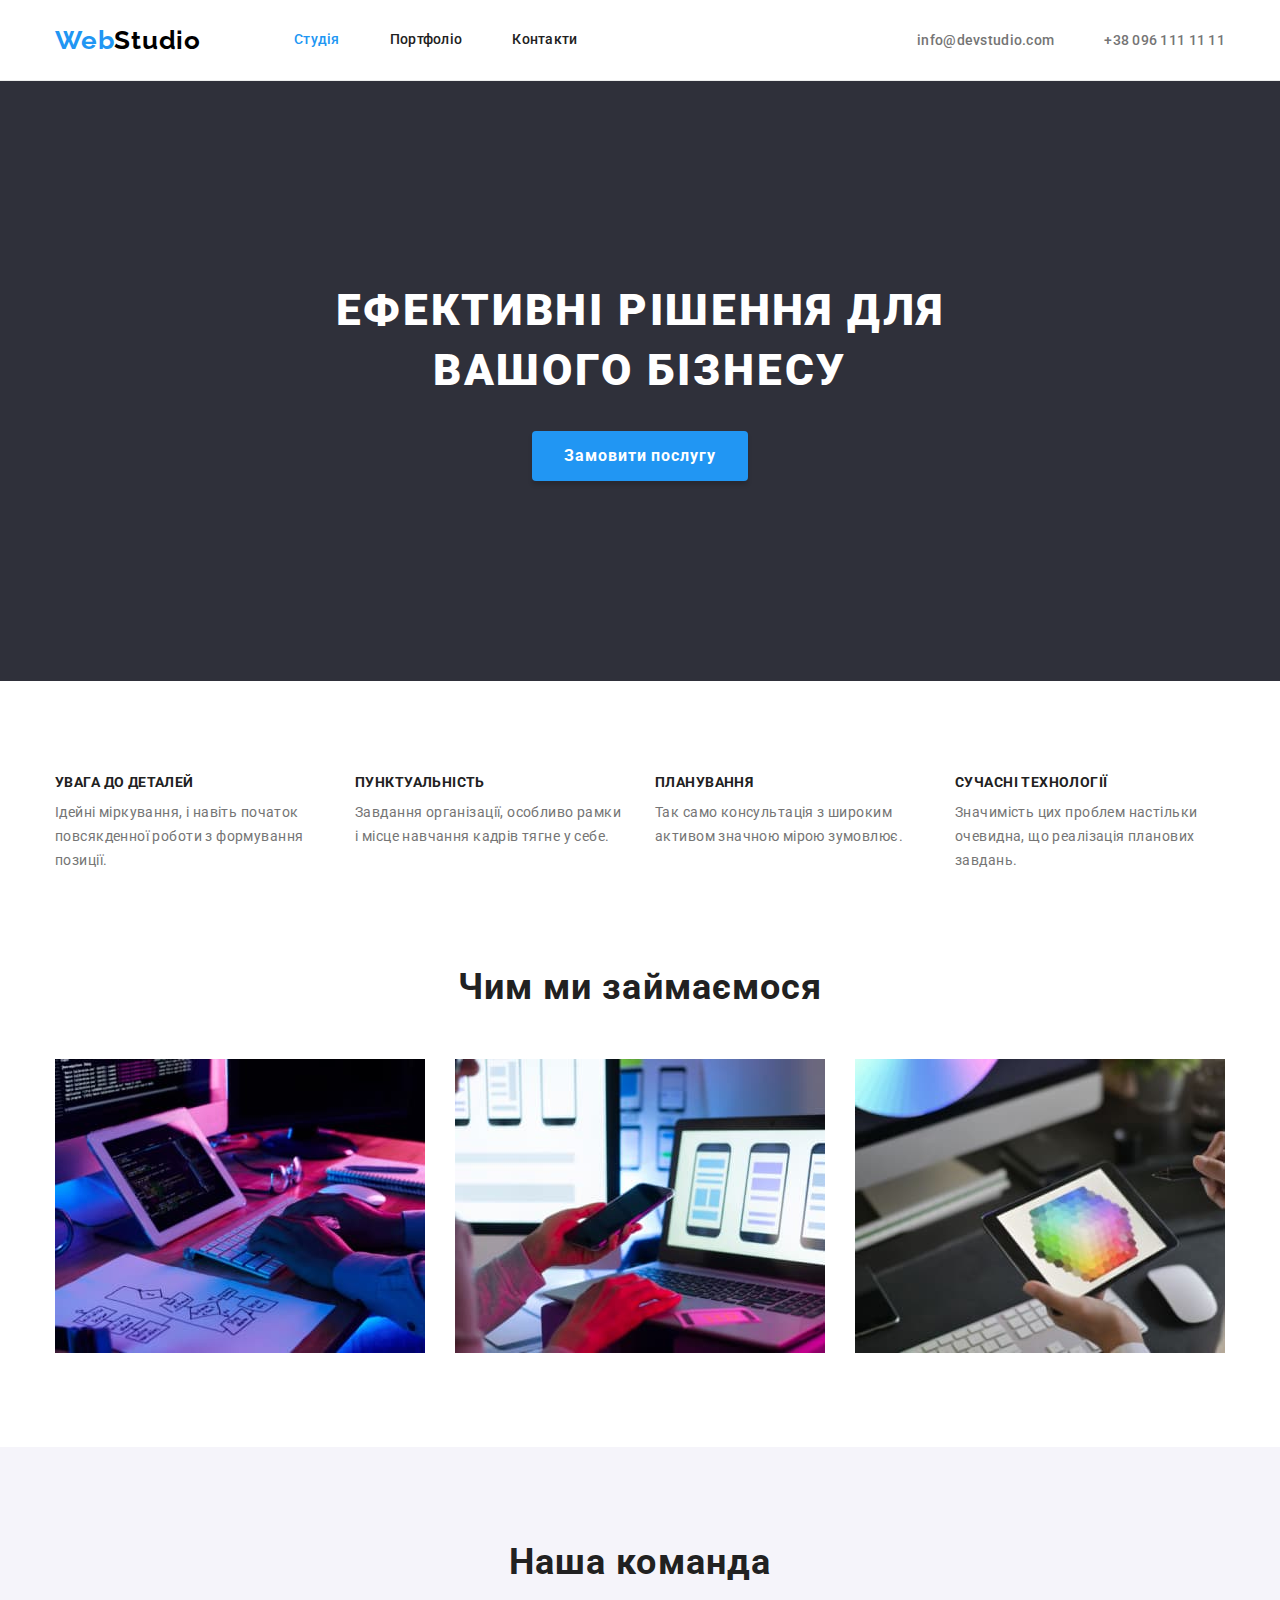
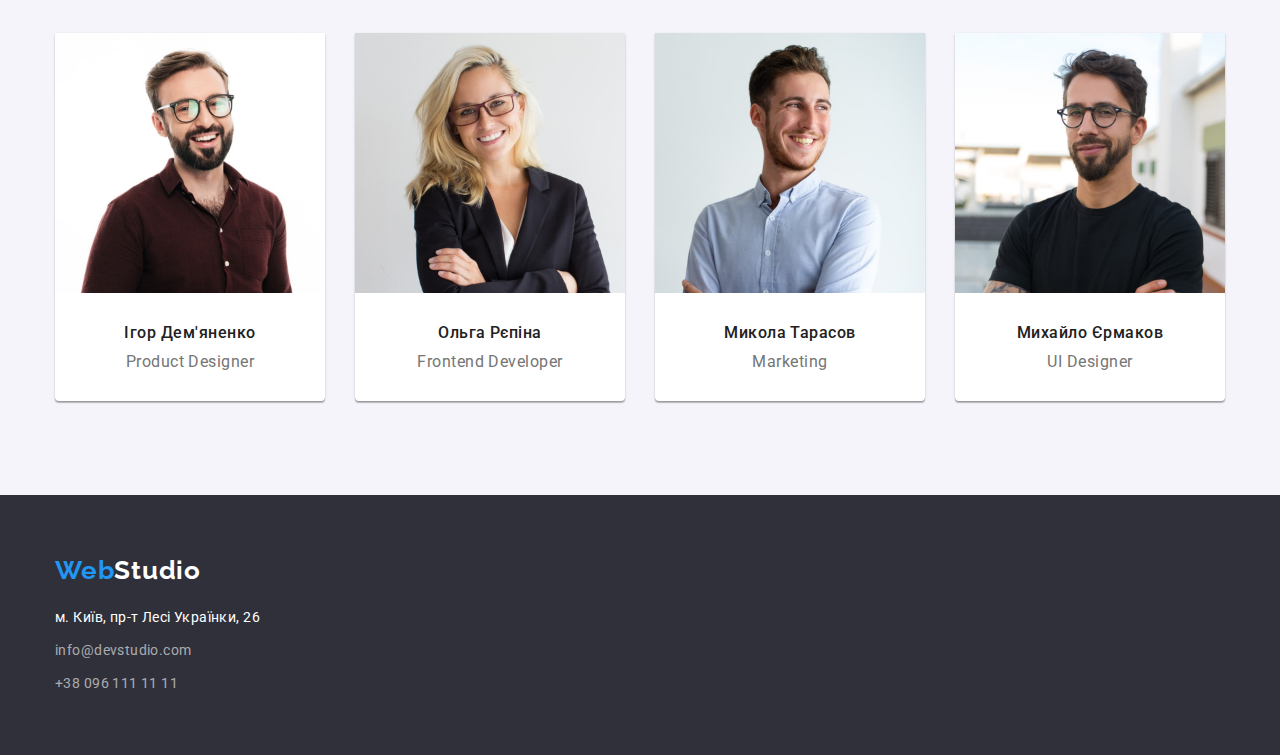
<file: index.html>
<!DOCTYPE html>
<html lang="uk">
  <head>
    <meta charset="UTF-8" />
    <meta http-equiv="X-UA-Compatible" content="IE=edge" />
    <meta name="viewport" content="width=device-width, initial-scale=1.0" />
    <title>Студія</title>
    <link rel="preconnect" href="https://fonts.googleapis.com" />
    <link rel="preconnect" href="https://fonts.gstatic.com" crossorigin />
    <link
      href="https://fonts.googleapis.com/css2?family=Raleway:wght@700&family=Roboto:wght@400;500;700;900&display=swap"
      rel="stylesheet"
    />
    <link
      rel="stylesheet"
      href="https://cdnjs.cloudflare.com/ajax/libs/modern-normalize/1.1.0/modern-normalize.min.css"
    />
    <link rel="stylesheet" href="./css/styles.css" />
  </head>
  <body>
    <header class="header">
      <div class="container container-navigation">
        <a class="logo link" href="./index.html">
          <span class="logo-web" lang="en">Web</span
          ><span class="logo-studio" lang="en">Studio</span></a
        >
        <nav class="menu">
          <ul class="list menu">
            <li class="item">
              <a href="#" class="menu-nav link current">Студія</a>
            </li>
            <li class="item">
              <a href="./portfolio.html" class="menu-nav link">Портфоліо</a>
            </li>
            <li class="item">
              <a href="#" class="menu-nav link">Контакти</a>
            </li>
          </ul>
        </nav>
        <ul class="contacts list">
          <li class="item">
            <a href="mailto:info@devstudio.com" class="mail-phone link"
              >info@devstudio.com</a
            >
          </li>
          <li class="item">
            <a href="tel:+380961111111" class="mail-phone link"
              >+38 096 111 11 11</a
            >
          </li>
        </ul>
      </div>
    </header>
    <main>
      <section class="section hero">
        <div class="container">
          <h1 class="hero-title">Ефективні рішення для вашого бізнесу</h1>
          <button type="button" class="hero-button">Замовити послугу</button>
        </div>
      </section>
      <section class="section specialty">
        <div class="container">
          <h2 class="specialty-title visually-hidden">Наші переваги</h2>
          <ul class="list">
            <li class="item">
              <h3 class="specialty-subtitle">УВАГА ДО ДЕТАЛЕЙ</h3>
              <p class="specialty-text">
                Ідейні міркування, і навіть початок повсякденної роботи з
                формування позиції.
              </p>
            </li>
            <li class="item">
              <h3 class="specialty-subtitle">ПУНКТУАЛЬНІСТЬ</h3>
              <p class="specialty-text">
                Завдання організації, особливо рамки і місце навчання кадрів
                тягне у себе.
              </p>
            </li>
            <li class="item">
              <h3 class="specialty-subtitle">ПЛАНУВАННЯ</h3>
              <p class="specialty-text">
                Так само консультація з широким активом значною мірою зумовлює.
              </p>
            </li>
            <li class="item">
              <h3 class="specialty-subtitle">СУЧАСНІ ТЕХНОЛОГІЇ</h3>
              <p class="specialty-text">
                Значимість цих проблем настільки очевидна, що реалізація
                планових завдань.
              </p>
            </li>
          </ul>
        </div>
      </section>
      <section class="section work">
        <div class="container">
          <h2 class="work-title">Чим ми займаємося</h2>
          <ul class="list">
            <li class="item">
              <img
                src="images/img1.jpg"
                alt="Процес написання програми"
                width="370"
              />
            </li>
            <li class="item">
              <img src="images/img2.jpg" alt="Мобільні додатки" width="370" />
            </li>
            <li class="item">
              <img
                src="images/img3.jpg"
                alt="Збраження куба на планшеті"
                width="370"
              />
            </li>
          </ul>
        </div>
      </section>
      <section class="section team">
        <div class="container">
          <h2 class="team-title">Наша команда</h2>
          <ul class="list">
            <li class="pic">
              <img
                src="./images/photo1.jpg"
                alt="Фотокартка дизайнера"
                width="270"
                class="team-photo"
              />
              <div class="team-member-desc">
                <h3 class="team-member">Ігор Дем'яненко</h3>
                <p class="team-desc" lang="en">Product Designer</p>
              </div>
            </li>
            <li class="pic">
              <img
                src="./images/photo2.jpg"
                alt="Фотокартка розробника"
                width="270"
                class="team-photo"
              />
              <div class="team-member-desc">
                <h3 class="team-member">Ольга Рєпіна</h3>
                <p class="team-desc" lang="en">Frontend Developer</p>
              </div>
            </li>
            <li class="pic">
              <img
                src="./images/photo3.jpg"
                alt="Фотокартка маркетолога"
                width="270"
                class="team-photo"
              />
              <div class="team-member-desc">
                <h3 class="team-member">Микола Тарасов</h3>
                <p class="team-desc" lang="en">Marketing</p>
              </div>
            </li>
            <li class="pic">
              <img
                src="./images/photo4.jpg"
                alt="Фотокартка графічного дизайнера"
                width="270"
                class="team-photo"
              />
              <div class="team-member-desc">
                <h3 class="team-member">Михайло Єрмаков</h3>
                <p class="team-desc" lang="en">UI Designer</p>
              </div>
            </li>
          </ul>
          <!-- </div> -->
        </div>
      </section>
    </main>
    <footer class="footer">
      <div class="container">
        <div class="container-logo">
          <a class="footer-logo link" href="./index.html">
            <span class="footer-logo-web" lang="en">Web</span
            ><span class="footer-logo-studio" lang="en">Studio</span></a
          >
        </div>
        <address class="address">
          <ul class="list">
            <li class="item-footer">
              <a
                href="https://www.google.com.ua/maps/"
                target="_blank"
                rel="noopener noreferrer"
                class="footer-address link"
              >
                м. Київ, пр-т Лесі Українки, 26</a
              >
            </li>
            <li class="item-footer">
              <a href="mailto:info@devstudio.com" class="footer-contacts link"
                >info@devstudio.com</a
              >
            </li>
            <li class="item-footer">
              <a href="tel:+380961111111" class="footer-contacts link"
                >+38 096 111 11 11</a
              >
            </li>
          </ul>
        </address>
      </div>
    </footer>
  </body>
</html>
</file>
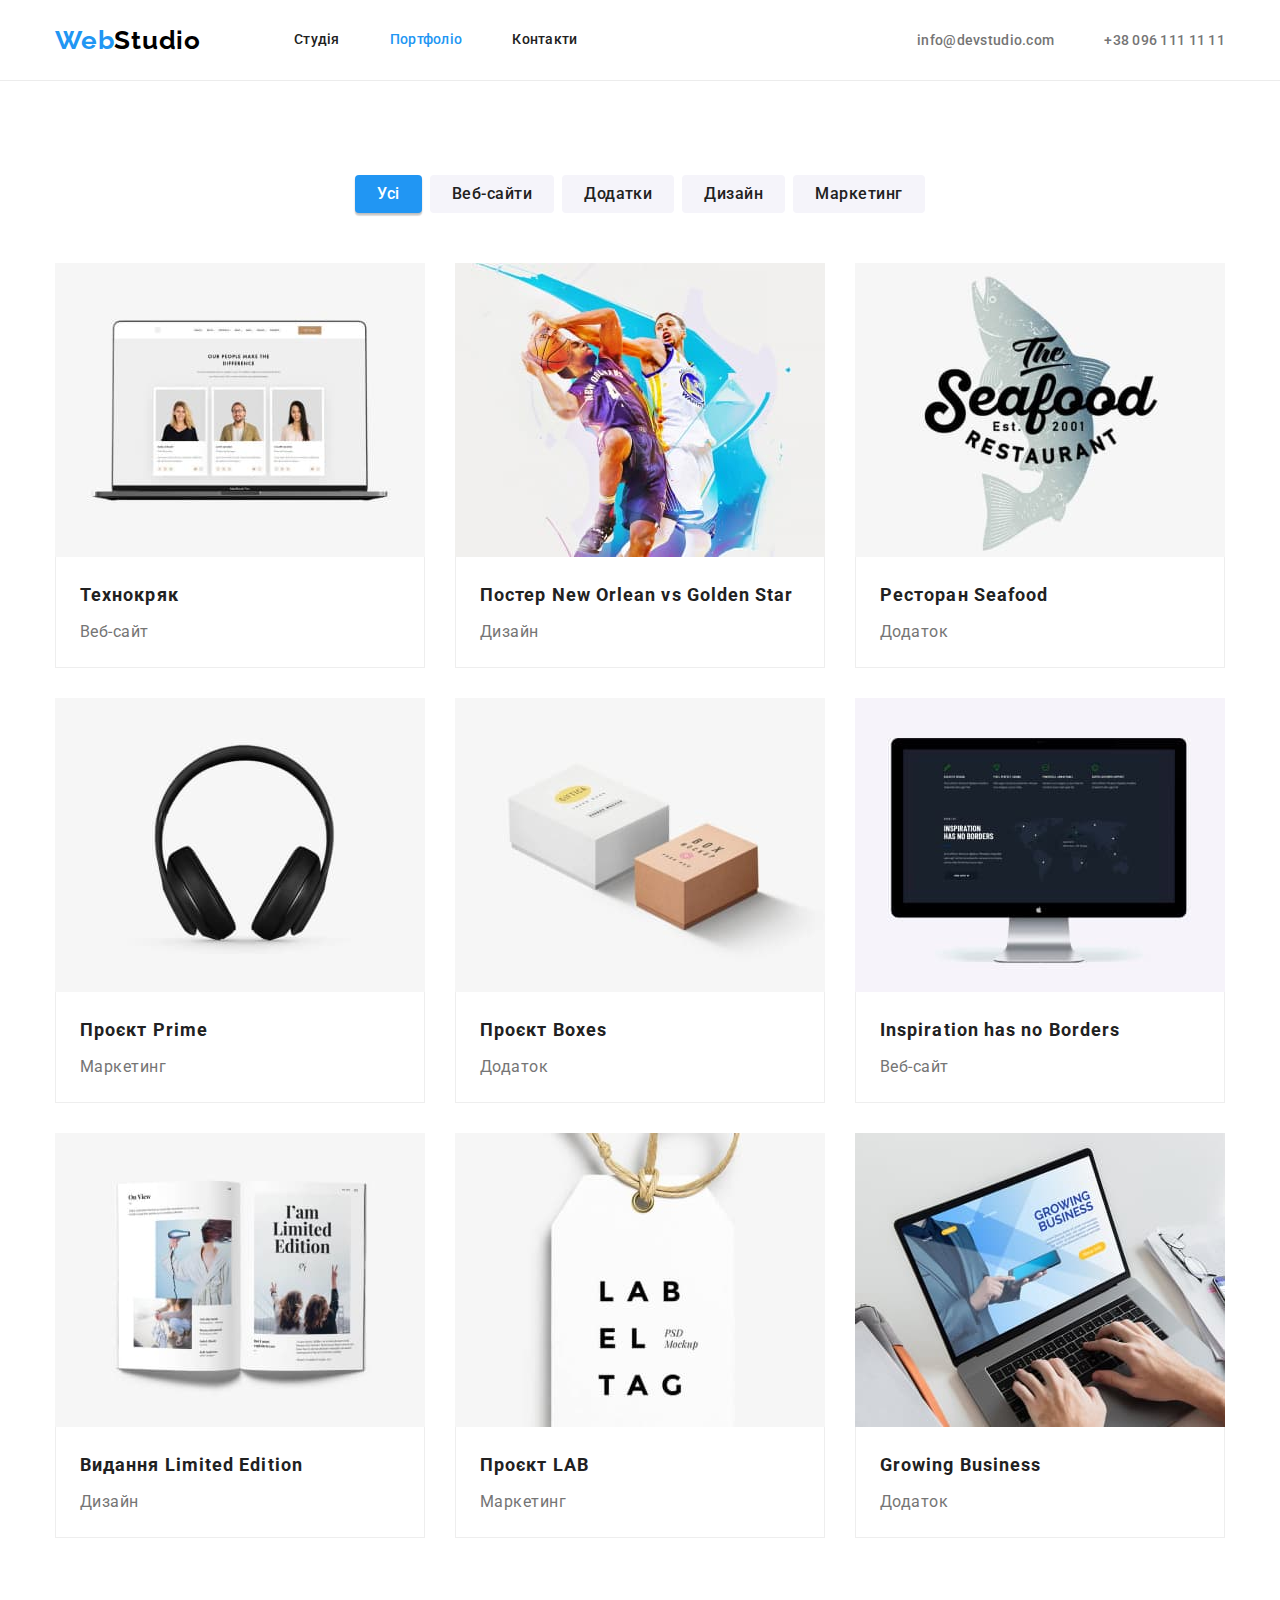
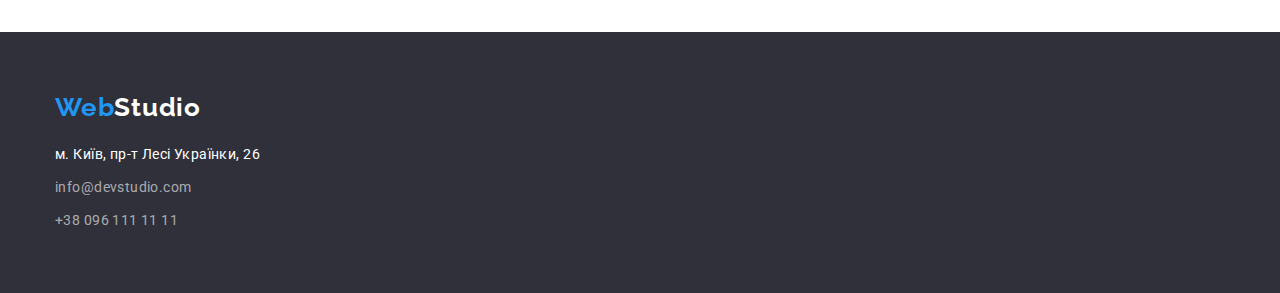
<file: portfolio.html>
<!DOCTYPE html>
<html lang="uk">
  <head>
    <meta charset="UTF-8" />
    <meta http-equiv="X-UA-Compatible" content="IE=edge" />
    <meta name="viewport" content="width=device-width, initial-scale=1.0" />
    <title>Портфоліо</title>
    <link rel="preconnect" href="https://fonts.googleapis.com" />
    <link rel="preconnect" href="https://fonts.gstatic.com" crossorigin />
    <link
      href="https://fonts.googleapis.com/css2?family=Raleway:wght@700&family=Roboto:wght@400;500;700;900&display=swap"
      rel="stylesheet"
    />
    <link
      rel="stylesheet"
      href="https://cdnjs.cloudflare.com/ajax/libs/modern-normalize/1.1.0/modern-normalize.min.css"
    />
    <link rel="stylesheet" href="./css/styles.css" />
  </head>
  <body>
    <header class="header">
      <div class="container container-navigation">
        <a class="logo link" href="./index.html">
          <span class="logo-web" lang="en">Web</span
          ><span class="logo-studio" lang="en">Studio</span></a
        >
        <nav class="menu">
          <ul class="list menu">
            <li class="item">
              <a href="./index.html" class="menu-nav link">Студія</a>
            </li>
            <li class="item">
              <a href="#" class="menu-nav link current">Портфоліо</a>
            </li>
            <li class="item">
              <a href="#" class="menu-nav link">Контакти</a>
            </li>
          </ul>
        </nav>
        <ul class="contacts list">
          <li class="item">
            <a href="mailto:info@devstudio.com" class="mail-phone link"
              >info@devstudio.com</a
            >
          </li>
          <li class="item">
            <a href="tel:+380961111111" class="mail-phone link"
              >+38 096 111 11 11</a
            >
          </li>
        </ul>
      </div>
    </header>
    <main>
      <section class="section projects">
        <div class="container">
          <h1 class="our-projects visually-hidden">Наші проекти</h1>
          <ul class="list filters">
            <li class="filter">
              <button type="button" class="projects-button current">Усі</button>
            </li>
            <li class="filter">
              <button type="button" class="projects-button">Веб-сайти</button>
            </li>
            <li class="filter">
              <button type="button" class="projects-button">Додатки</button>
            </li>
            <li class="filter">
              <button type="button" class="projects-button">Дизайн</button>
            </li>
            <li class="filter">
              <button type="button" class="projects-button">Маркетинг</button>
            </li>
          </ul>
          <ul class="card list">
            <li class="icon">
              <a href="#" class="card-link link">
                <img
                  src="./images/img4.jpg"
                  alt="Фотокартки працівників"
                  width="370"
                />
                <div class="card-title-desc">
                  <h2 class="card-link-title">Технокряк</h2>
                  <p class="card-link-desc">Веб-сайт</p>
                </div>
              </a>
            </li>
            <li class="icon">
              <a href="#" class="card-link link">
                <img
                  src="./images/img5.jpg"
                  alt="Постер баскетболістів"
                  width="370"
                />
                <div class="card-title-desc">
                  <h2 class="card-link-title">
                    Постер <span lang="en">New Orlean vs Golden Star</span>
                  </h2>
                  <p class="card-link-desc">Дизайн</p>
                </div>
              </a>
            </li>
            <li class="icon">
              <a href="#" class="card-link link">
                <img
                  src="./images/img6.jpg"
                  alt="Логотип ресторану"
                  width="370"
                />
                <div class="card-title-desc">
                  <h2 class="card-link-title">
                    Ресторан <span lang="en">Seafood</span>
                  </h2>
                  <p class="card-link-desc">Додаток</p>
                </div>
              </a>
            </li>
            <li class="icon">
              <a href="#" class="card-link link">
                <img src="./images/img7.jpg" alt="Навушники" width="370" />
                <div class="card-title-desc">
                  <h2 class="card-link-title">
                    Проєкт <span lang="en">Prime</span>
                  </h2>
                  <p class="card-link-desc">Маркетинг</p>
                </div>
              </a>
            </li>
            <li class="icon">
              <a href="#" class="card-link link">
                <img src="./images/img8.jpg" alt="Дві коробки" width="370" />
                <div class="card-title-desc">
                  <h2 class="card-link-title">
                    Проєкт <span lang="en">Boxes</span>
                  </h2>
                  <p class="card-link-desc">Додаток</p>
                </div>
              </a>
            </li>
            <li class="icon">
              <a href="#" class="card-link link">
                <img
                  src="./images/img9.jpg"
                  alt="Монітор компютера"
                  width="370"
                />
                <div class="card-title-desc">
                  <h2 class="card-link-title">
                    <span lang="en">Inspiration has no Borders</span>
                  </h2>
                  <p class="card-link-desc">Веб-сайт</p>
                </div>
              </a>
            </li>
            <li class="icon">
              <a href="#" class="card-link link">
                <img
                  src="./images/img10.jpg"
                  alt="Сторінки журналу"
                  width="370"
                />
                <div class="card-title-desc">
                  <h2 class="card-link-title">
                    Видання <span lang="en">Limited Edition</span>
                  </h2>
                  <p class="card-link-desc">Дизайн</p>
                </div>
              </a>
            </li>
            <li class="icon">
              <a href="#" class="card-link link">
                <img src="./images/img11.jpg" alt="Етикетка LAB" width="370" />
                <div class="card-title-desc">
                  <h2 class="card-link-title">
                    Проєкт <span lang="en">LAB</span>
                  </h2>
                  <p class="card-link-desc">Маркетинг</p>
                </div>
              </a>
            </li>
            <li class="icon">
              <a href="#" class="card-link link">
                <img
                  src="./images/img12.jpg"
                  alt="Реклама додатку на ноутбуці"
                  width="370"
                />
                <div class="card-title-desc">
                  <h2 class="card-link-title">
                    <span lang="en">Growing Business</span>
                  </h2>
                  <p class="card-link-desc">Додаток</p>
                </div>
              </a>
            </li>
          </ul>
        </div>
      </section>
    </main>
    <footer class="footer">
      <div class="container">
        <div class="container-logo">
          <a class="footer-logo link" href="./index.html">
            <span class="footer-logo-web" lang="en">Web</span
            ><span class="footer-logo-studio" lang="en">Studio</span></a
          >
        </div>
        <address class="address">
          <ul class="list">
            <li class="item-footer">
              <a
                href="https://www.google.com.ua/maps/"
                target="_blank"
                rel="noopener noreferrer"
                class="footer-address link"
              >
                м. Київ, пр-т Лесі Українки, 26</a
              >
            </li>
            <li class="item-footer">
              <a href="mailto:info@devstudio.com" class="footer-contacts link"
                >info@devstudio.com</a
              >
            </li>
            <li class="item-footer">
              <a href="tel:+380961111111" class="footer-contacts link"
                >+38 096 111 11 11</a
              >
            </li>
          </ul>
        </address>
      </div>
    </footer>
  </body>
</html>
</file>
<file: css/styles.css>
:root {
    --primary-text-color: #757575;
    --title-text-color: #212121;
    --primary-light-color: #FFFFFF;
    --accent-color: #2196F3;
    --primary-dark-color: #2F303A;
    --secondary-light-color: #F5F4FA;
    --secondary-accent-color: #188CE8;
    --primary-border-color: #ECECEC;
    --secondary-border-color: #EEEEEE;
    --secondary-dark-color: #000000;
}

body {
    color: var(--primary-text-color);
    background-color: var(--primary-light-color);
    font-family: Roboto, sans-serif;
}

h1,
h2,
h3,
h4,
h5,
h6,
p {
    margin-top: 0;
    margin-bottom: 0;
}

ul,
ol {
    margin-top: 0;
    margin-bottom: 0;
    padding-left: 0;
}

img {
    display: block;
}

.list {
    padding: 0;
    list-style: none;
}

.link {
    text-decoration: none;
}

.visually-hidden {
    position: absolute;
    width: 1px;
    height: 1px;
    margin: -1px;
    border: 0;
    padding: 0;
    white-space: nowrap;
    clip-path: inset(100%);
    clip: rect(0 0 0 0);
    overflow: hidden;
}

/* //////////////////////////  НЕDER   ////////////////////// */

.header {
    border-bottom: 1px solid var(--primary-border-color);
}

.container {
    margin: 0 auto;
    width: 1200px;
    padding-left: 15px;
    padding-right: 15px;
}

.container-navigation {
    display: flex;
    align-items: center;
}

.logo {
    padding-top: 24px;
    padding-bottom: 24px;
    font-family: Raleway, sans-serif;
    font-weight: 700;
    font-size: 26px;
    line-height: 1.19;
    letter-spacing: 0.03em;
}

.logo-web {
    color: var(--accent-color);
}

.logo-studio {
    color: var(--secondary-dark-color);
}

.menu .list {
    display: flex;
    margin-left: 93px;
}

.menu .item:not(:last-child) {
    margin-right: 50px;
}

.menu-nav {
    display: block;
    padding-top: 32px;
    padding-bottom: 32px;

    color: var(--title-text-color);
    font-weight: 500;
    font-size: 14px;
    line-height: 1.14;
    letter-spacing: 0.02em;
}

.menu-nav:hover,
.menu-nav:focus {
    color: var(--accent-color);
}

.menu-nav.current {
    color: var(--accent-color);
}

.contacts {
    display: flex;
    margin-left: auto;

}

.contacts .item+.item {
    margin-left: 50px;
}


.mail-phone {
    padding-top: 32px;
    padding-bottom: 32px;
    color: var(--primary-text-color);
    font-weight: 500;
    font-size: 14px;
    line-height: 1.14;
    letter-spacing: 0.02em;
}

.mail-phone:hover,
.mail-phone:focus {
    color: var(--accent-color);
}

/* ///////////////////////////// SECTION  ///////////////////////// */

.section {
    padding-top: 94px;
    padding-bottom: 94px;
}

/* /////////////////////////////  HERO  ///////////////////////// */

.hero {
    padding-top: 200px;
    padding-bottom: 200px;
    background-color: var(--primary-dark-color);
    text-align: center;
}

.hero-title {
    margin: 0 auto 30px;
    max-width: 696px;

    color: var(--primary-light-color);
    font-weight: 900;
    font-size: 44px;
    line-height: 1.36;
    letter-spacing: 0.06em;
    text-transform: uppercase;
}

.hero-button {
    padding: 10px 32px;
    border-radius: 4px;
    box-shadow: 0px 4px 4px rgba(0, 0, 0, 0.15);
    border: transparent;
    color: var(--primary-light-color);
    font-weight: 700;
    font-size: 16px;
    line-height: 1.88;
    cursor: pointer;
    letter-spacing: 0.06em;
    background-color: var(--accent-color);
}

.hero-button:hover,
.hero-button:focus {
    background-color: var(--secondary-accent-color);
}

/*////////////////////////////  SPECIALTY  //////////////////////*/

.specialty .list {
    display: flex;
    gap: 30px;
}

.specialty .item {
    width: 270px;
}

.specialty-subtitle {
    margin-bottom: 10px;
    color: var(--title-text-color);
    font-size: 14px;
    line-height: 1.14;
    letter-spacing: 0.03em;
    text-transform: uppercase;
}

.specialty-text {
    font-size: 14px;
    line-height: 1.71;
    letter-spacing: 0.03em;
}

/* ////////////////////////////////  WORK  //////////////////////// */

.work {
    padding-top: 0px;
}

.work-title {
    margin-bottom: 50px;
    color: var(--title-text-color);
    font-size: 36px;
    line-height: 1.17;
    letter-spacing: 0.03em;
    text-align: center;
}

.work .list {
    display: flex;
    width: 370px;
    gap: 30px;
}


/* //////////////////////////////////  TEAM  ///////////////////////// */

.team {
    background: var(--secondary-light-color);
}

.team-title {
    margin-bottom: 50px;
    color: var(--title-text-color);
    font-size: 36px;
    line-height: 1.17;
    letter-spacing: 0.03em;
    text-align: center;
}

.team .list {
    display: flex;
    gap: 30px;
}

.team .pic {
    background: var(--primary-light-color);
    box-shadow: 0px 1px 3px rgba(0, 0, 0, 0.12), 0px 1px 1px rgba(0, 0, 0, 0.14), 0px 2px 1px rgba(0, 0, 0, 0.2);
    border-radius: 0px 0px 4px 4px;
}

.team-member-desc {
    padding-top: 30px;
    padding-bottom: 30px;
}

.team-member {
    margin-bottom: 10px;
    color: var(--title-text-color);
    font-weight: 500;
    font-size: 16px;
    line-height: 1.19;
    letter-spacing: 0.03em;
    text-align: center;
}

.team-desc {
    line-height: 1.19;
    letter-spacing: 0.03em;
    text-align: center;
}

/* ///////////////////////////////  FOOTER  //////////////////////// */

.footer {
    padding-top: 60px;
    padding-bottom: 60px;
    background: var(--primary-dark-color)
}

.container-logo {
    margin-bottom: 20px;
}

.footer-logo {
    font-family: Raleway, sans-serif;
    font-weight: 700;
    font-size: 26px;
    line-height: 1.19;
    letter-spacing: 0.03em;
}

.footer-logo-web {
    color: var(--accent-color);
}

.footer-logo-studio {
    color: var(--primary-light-color);
}

.address {
    font-style: normal;
}

.list .item-footer:not(:last-child) {
    margin-bottom: 9px;
}

.footer-address {
    color: var(--primary-light-color);
    font-size: 14px;
    line-height: 1.71;
    letter-spacing: 0.03em;
}

.footer-address:hover,
.footer-address:focus {
    color: var(--accent-color);
}

.footer-contacts {
    color: rgba(255, 255, 255, 0.6);
    font-size: 14px;
    line-height: 1.71;
    letter-spacing: 0.03em;
}

.footer-contacts:hover,
.footer-contacts:focus {
    color: var(--accent-color);
}



/*////////////////////////////////////   PORTFOLIO  ///////////////////////// */


.filters {
    display: flex;
    justify-content: center;
    margin-bottom: 50px;
    gap: 8px;
}

.projects-button {
    padding: 6px 22px;
    color: var(--title-text-color);
    background: var(--secondary-light-color);
    font-weight: 500;
    line-height: 1.62;
    letter-spacing: 0.03em;
    text-align: center;
    cursor: pointer;
    border-radius: 4px;
    border: transparent;
}

.projects-button:hover,
.projects-button:focus {
    color: var(--primary-light-color);
    background-color: var(--accent-color);
}

.projects-button.current {
    color: var(--primary-light-color);
    background-color: var(--accent-color);
    box-shadow: 0px 3px 1px rgba(0, 0, 0, 0.1), 0px 1px 2px rgba(0, 0, 0, 0.08), 0px 2px 2px rgba(0, 0, 0, 0.12);
}

.card.list {
    display: flex;
    flex-wrap: wrap;
    gap: 30px;
}

.card .icon {
    width: 370px;
}

.card-title-desc {
    padding: 20px 24px;
    border: 1px solid var(--secondary-border-color);
    border-top: 0;
}

.card-link-title {
    margin-bottom: 4px;
    color: var(--title-text-color);
    font-size: 18px;
    line-height: 2;
    letter-spacing: 0.06em;
}

.card-link-desc {
    line-height: 1.88;
    letter-spacing: 0.03em;
    color: var(--primary-text-color);
}
</file>
